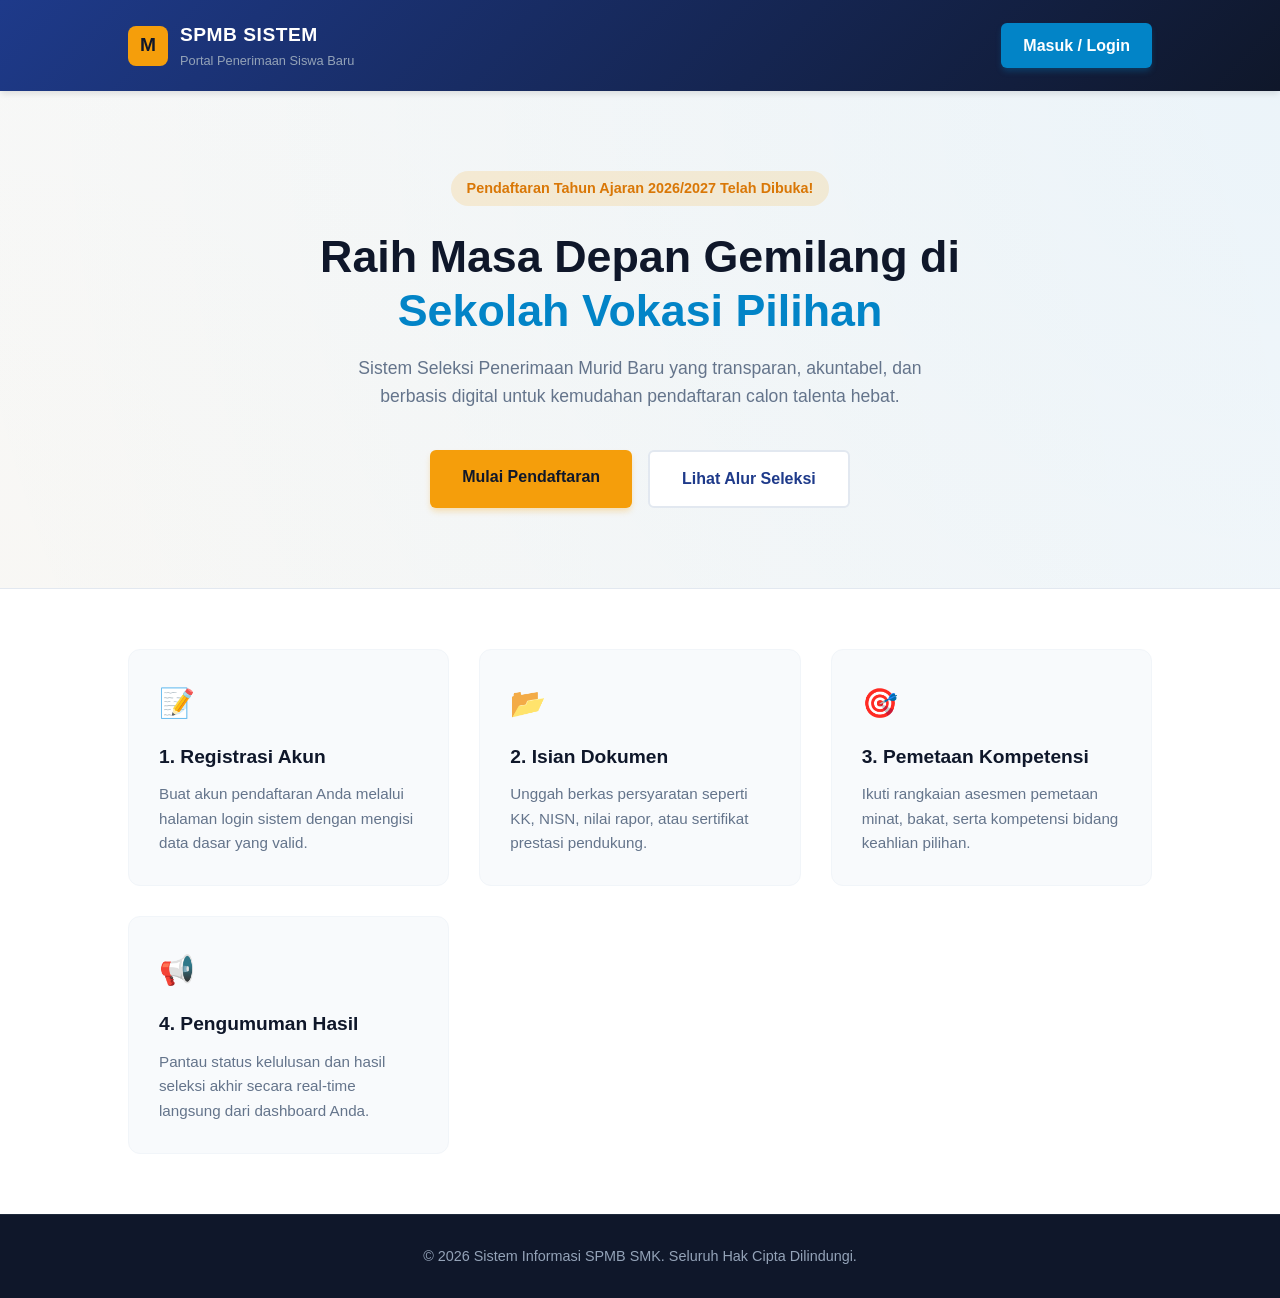
<file: index.html>
<!DOCTYPE html>
<html lang="id">
<head>
    <meta charset="UTF-8">
    <meta name="viewport" content="width=device-width, initial-scale=1.0">
    <title>SPMB 2026 | Sistem Penerimaan Murid Baru</title>
    <style>
        :root {
            --primary-color: #1e3a8a;
            --secondary-color: #0284c7;
            --accent-color: #f59e0b;
            --text-dark: #1f2937;
            --text-light: #f3f4f6;
            --bg-light: #f8fafc;
        }

        * {
            box-sizing: border-box;
            margin: 0;
            padding: 0;
            font-family: 'Segoe UI', Roboto, Helvetica, Arial, sans-serif;
        }

        body {
            background-color: var(--bg-light);
            color: var(--text-dark);
            line-height: 1.6;
        }

        header {
            background: linear-gradient(135deg, var(--primary-color) 0%, #0f172a 100%);
            color: white;
            padding: 20px 10%;
            display: flex;
            justify-content: space-between;
            align-items: center;
            box-shadow: 0 4px 6px -1px rgba(0, 0, 0, 0.1);
        }

        .logo-container {
            display: flex;
            align-items: center;
            gap: 12px;
        }

        .logo-icon {
            background-color: var(--accent-color);
            color: #0f172a;
            width: 40px;
            height: 40px;
            border-radius: 8px;
            display: flex;
            justify-content: center;
            align-items: center;
            font-weight: bold;
            font-size: 1.2rem;
        }

        .logo-text h1 {
            font-size: 1.2rem;
            font-weight: 700;
            letter-spacing: 0.5px;
        }

        .logo-text p {
            font-size: 0.8rem;
            color: #94a3b8;
        }

        .nav-btn {
            background-color: var(--secondary-color);
            color: white;
            padding: 10px 22px;
            border-radius: 6px;
            text-decoration: none;
            font-weight: 600;
            transition: all 0.3s ease;
            box-shadow: 0 4px 6px -1px rgba(2, 132, 199, 0.3);
        }

        .nav-btn:hover {
            background-color: #0369a1;
            transform: translateY(-2px);
            box-shadow: 0 6px 12px -1px rgba(2, 132, 199, 0.4);
        }

        .hero {
            padding: 80px 10%;
            display: flex;
            flex-direction: column;
            align-items: center;
            text-align: center;
            background: radial-gradient(circle at top right, rgba(2, 132, 199, 0.05), transparent), 
                        radial-gradient(circle at bottom left, rgba(245, 158, 11, 0.03), transparent);
        }

        .badge {
            background-color: rgba(245, 158, 11, 0.15);
            color: #d97706;
            padding: 6px 16px;
            border-radius: 20px;
            font-size: 0.9rem;
            font-weight: 600;
            margin-bottom: 24px;
            display: inline-block;
        }

        .hero h2 {
            font-size: 2.8rem;
            color: #0f172a;
            margin-bottom: 16px;
            max-width: 800px;
            line-height: 1.2;
        }

        .hero h2 span {
            color: var(--secondary-color);
        }

        .hero p {
            font-size: 1.1rem;
            color: #64748b;
            max-width: 600px;
            margin-bottom: 40px;
        }

        .cta-group {
            display: flex;
            gap: 16px;
        }

        .btn-primary {
            background-color: var(--accent-color);
            color: #0f172a;
            padding: 14px 32px;
            border-radius: 6px;
            text-decoration: none;
            font-weight: 700;
            transition: all 0.3s ease;
            box-shadow: 0 4px 6px -1px rgba(245, 158, 11, 0.3);
        }

        .btn-primary:hover {
            background-color: #eab308;
            transform: translateY(-2px);
        }

        .btn-secondary {
            background-color: white;
            color: var(--primary-color);
            padding: 14px 32px;
            border-radius: 6px;
            text-decoration: none;
            font-weight: 600;
            border: 2px solid #e2e8f0;
            transition: all 0.3s ease;
        }

        .btn-secondary:hover {
            background-color: #f1f5f9;
            border-color: #cbd5e1;
        }

        .features {
            padding: 60px 10%;
            background-color: white;
            display: grid;
            grid-template-columns: repeat(auto-fit, minmax(250px, 1fr));
            gap: 30px;
            border-top: 1px solid #e2e8f0;
        }

        .feature-card {
            background-color: var(--bg-light);
            padding: 30px;
            border-radius: 12px;
            border: 1px solid #f1f5f9;
            transition: transform 0.3s ease;
        }

        .feature-card:hover {
            transform: translateY(-5px);
        }

        .feature-icon {
            font-size: 1.8rem;
            margin-bottom: 16px;
            display: block;
        }

        .feature-card h3 {
            font-size: 1.2rem;
            margin-bottom: 10px;
            color: #0f172a;
        }

        .feature-card p {
            font-size: 0.95rem;
            color: #64748b;
        }

        footer {
            background-color: #0f172a;
            color: #94a3b8;
            text-align: center;
            padding: 30px;
            font-size: 0.9rem;
            border-top: 1px solid #1e293b;
        }

        @media (max-width: 768px) {
            .hero h2 {
                font-size: 2rem;
            }
            .cta-group {
                flex-direction: column;
                width: 100%;
                max-width: 300px;
            }
            .btn-primary, .btn-secondary {
                text-align: center;
            }
        }
    </style>
</head>
<body>

    <header>
        <div class="logo-container">
            <div class="logo-icon">M</div>
            <div class="logo-text">
                <h1>SPMB SISTEM</h1>
                <p>Portal Penerimaan Siswa Baru</p>
            </div>
        </div>
        <a href="login.php" class="nav-btn">Masuk / Login</a>
    </header>

    <main>
        <section class="hero">
            <span class="badge">Pendaftaran Tahun Ajaran 2026/2027 Telah Dibuka!</span>
            <h2>Raih Masa Depan Gemilang di <span>Sekolah Vokasi Pilihan</span></h2>
            <p>Sistem Seleksi Penerimaan Murid Baru yang transparan, akuntabel, dan berbasis digital untuk kemudahan pendaftaran calon talenta hebat.</p>
            
            <div class="cta-group">
                <a href="login.php" class="btn-primary">Mulai Pendaftaran</a>
                <a href="#alur" class="btn-secondary">Lihat Alur Seleksi</a>
            </div>
        </section>

        <section class="features" id="alur">
            <div class="feature-card">
                <span class="feature-icon">📝</span>
                <h3>1. Registrasi Akun</h3>
                <p>Buat akun pendaftaran Anda melalui halaman login sistem dengan mengisi data dasar yang valid.</p>
            </div>
            <div class="feature-card">
                <span class="feature-icon">📂</span>
                <h3>2. Isian Dokumen</h3>
                <p>Unggah berkas persyaratan seperti KK, NISN, nilai rapor, atau sertifikat prestasi pendukung.</p>
            </div>
            <div class="feature-card">
                <span class="feature-icon">🎯</span>
                <h3>3. Pemetaan Kompetensi</h3>
                <p>Ikuti rangkaian asesmen pemetaan minat, bakat, serta kompetensi bidang keahlian pilihan.</p>
            </div>
            <div class="feature-card">
                <span class="feature-icon">📢</span>
                <h3>4. Pengumuman Hasil</h3>
                <p>Pantau status kelulusan dan hasil seleksi akhir secara real-time langsung dari dashboard Anda.</p>
            </div>
        </section>
    </main>

    <footer>
        <p>&copy; 2026 Sistem Informasi SPMB SMK. Seluruh Hak Cipta Dilindungi.</p>
    </footer>

</body>
</html>
</file>
